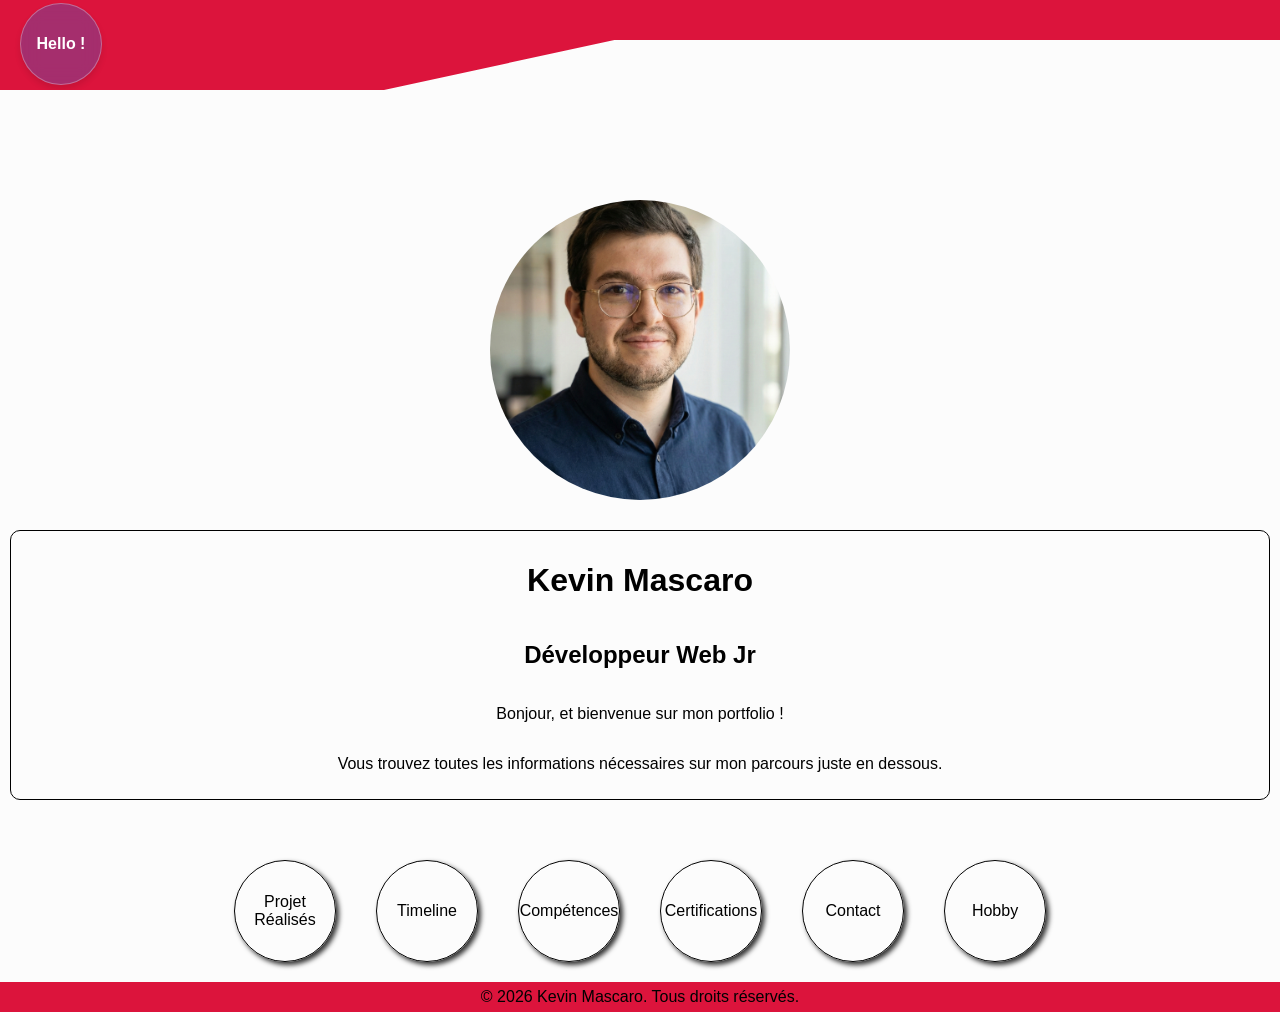
<file: index.html>
<!DOCTYPE html>
<html lang="fr">

<head>
    <meta charset="utf-8">
    <meta name="viewport" content="width=device-width, initial-scale=1">
    <title>Portfolio</title>
    <link rel="stylesheet" type="text/css" href="index.css">
    <link rel="preconnect" href="https://fonts.googleapis.com">
    <link rel="preconnect" href="https://fonts.gstatic.com" crossorigin>
    <link
        href="https://fonts.googleapis.com/css2?family=Nunito+Sans:ital,opsz,wght@0,6..12,200..1000;1,6..12,200..1000&display=swap"
        rel="stylesheet">
    <link href="https://fonts.googleapis.com/css2?family=Quicksand:wght@300..700&display=swap" rel="stylesheet">
</head>

<body>
    <header class="header">
        <div class="backButton">Hello !</div>
    </header>
    <div class="profilPictureContainer">
        <img class="profilPicture" src="assets/librairies/profilPicture.webp">
    </div>
    <div class="textContainer">
        <h1>Kevin Mascaro</h1>
        <h2>Développeur Web Jr</h2>
        <p>Bonjour, et bienvenue sur mon portfolio !</p>
        <p>Vous trouvez toutes les informations nécessaires sur mon parcours juste en dessous.</p>
    </div>
    <div class="homeLinksContainer">
        <a href="projets.html" class="linksBall">
            <div class="linksText">Projet Réalisés</div>
        </a>
        <a href="timeline.html" class="linksBall">
            <div class="linksText">Timeline</div>
        </a>
        <a href="competences.html" class="linksBall">
            <div class="linksText">Compétences</div>
        </a>
        <a href="" class="linksBall">
            <div class="linksText">Certifications</div>
        </a>
        <a href="" class="linksBall">
            <div class="linksText">Contact</div>
        </a>
        <a href="" class="linksBall">
            <div class="linksText">Hobby</div>
        </a>
    </div>
    <footer class="footer">
        <div>
            <p>© 2026 Kevin Mascaro. Tous droits réservés.</p>
        </div>
    </footer>
</body>
</file>
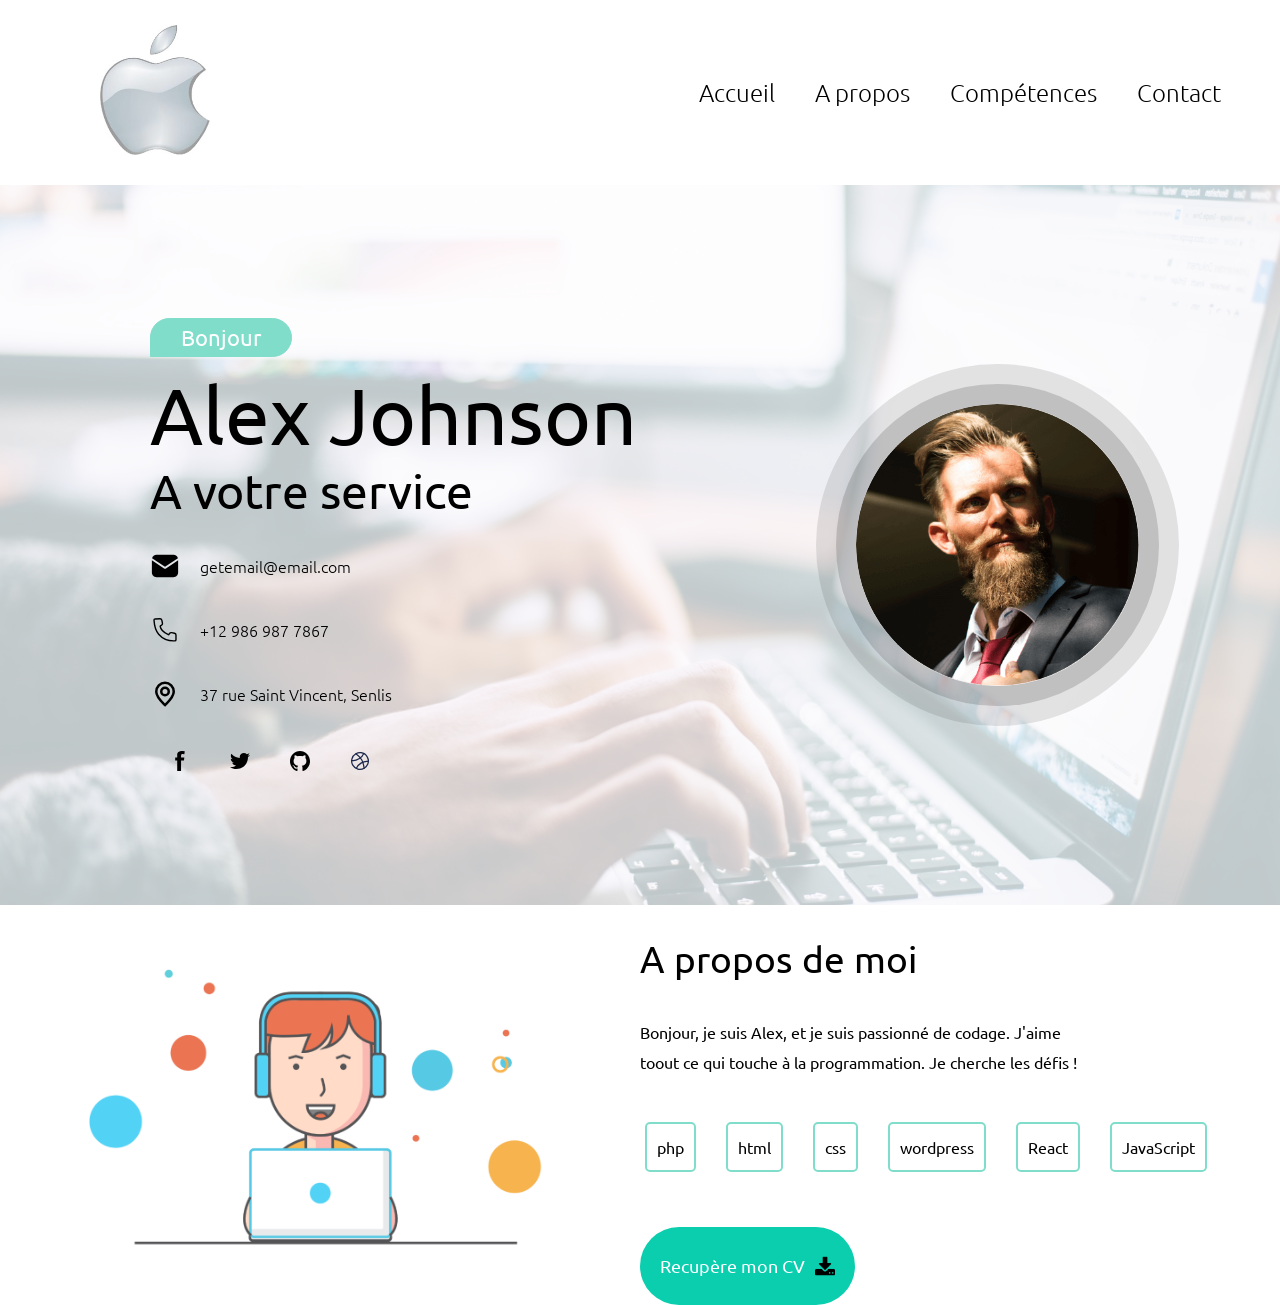
<file: AJ.html>
<!DOCTYPE html>
<html lang="fr">

<head>
    <meta charset="utf-8">
    <meta name="viewport" content="width=device-width, initial-scale=1">
    <title>Page d'accueil</title>
    <link rel="stylesheet" type="text/css" href="AJ.css">
    <link rel="preconnect" href="https://fonts.googleapis.com">
    <link rel="preconnect" href="https://fonts.gstatic.com" crossorigin>
    <link
        href="https://fonts.googleapis.com/css2?family=Ubuntu:ital,wght@0,300;0,400;0,500;0,700;1,300;1,400;1,500;1,700&display=swap"
        rel="stylesheet">
</head>

<body>
    <div class="Bandeau_Containeur">
        <div class="Logo_Containeur">
            <img src="assets/aj/logo-apple.jpg" alt="Logo de la marque Apple" class="Logo_Apple">
        </div>
        <div class="Bandeau_Liens_Containeur">
            <div class="Bandeau_Liens">
                <p class="Pseudo_Liens">Accueil</p>
                <p class="Pseudo_Liens">A propos</p>
                <p class="Pseudo_Liens">Compétences</p>
                <p class="Pseudo_Liens">Contact</p>
            </div>
        </div>
    </div>
    <div class="Contact_Containeur">
        <div class="Contact_Informations">
            <p class="Bonjour">Bonjour</p>
            <h1 class="Nom">Alex Johnson</h1>
            <p class="SousTitre">A votre service</p>
            <div class="Contact_Ligne_Info"><img src="assets/aj/mail.svg" alt="Mail" class="Contact_Image">
                <p>getemail@email.com</p>
            </div>
            <div class="Contact_Ligne_Info"><img src="assets/aj/telephone.svg" alt="Téléphone" class="Contact_Image">
                <p>+12 986 987 7867</p>
            </div>
            <div class="Contact_Ligne_Info"><img src="assets/aj/location.svg" alt="Location" class="Contact_Image">
                <p>37 rue Saint Vincent, Senlis</p>
            </div>
            <div><img src="assets/aj/facebook.svg" alt="Facebook" class="Contact_Image_Petite"><img
                    src="assets/aj/twitter.svg" alt="Twitter" class="Contact_Image_Petite"><img
                    src="assets/aj/github.svg" alt="Github" class="Contact_Image_Petite"><img
                    src="assets/aj/basketball.svg" alt="Ballon de basketball" class="Contact_Image_Petite"></div>
        </div>
        <div class="Contact_Photo">
            <img src="assets/aj/hero-2.png" alt="Photo de contact" class="Contact_Photo_Profil">
        </div>
    </div>
    <div class="Apropos_Containeur">
        <div class="Apropos_Image_Containeur">
            <img src="assets/aj/ab-img-1.png" alt="Photo de contact" class="Apropos_Image">
        </div>
        <div class="Apropos_Description_Containeur">
            <h2>A propos de moi</h2>
            <p style="margin-bottom: 40px;width: 70%; line-height: 30px;">Bonjour, je suis Alex, et je suis passionné de
                codage. J'aime toout ce qui touche à la programmation. Je cherche les défis !</p>
            <div class="Apropos_Competences">
                <p>php</p>
                <p>html</p>
                <p>css</p>
                <p>wordpress</p>
                <p>React</p>
                <p>JavaScript</p>
            </div>
            <div class="Apropos_Bouton_CV">
                <p>Recupère mon CV</p>
                <img src="assets/aj/download.png" alt="Télécharger le CV" class="Apropos_Bouton_CV_Image">
            </div>
        </div>
    </div>
</body>
</file>
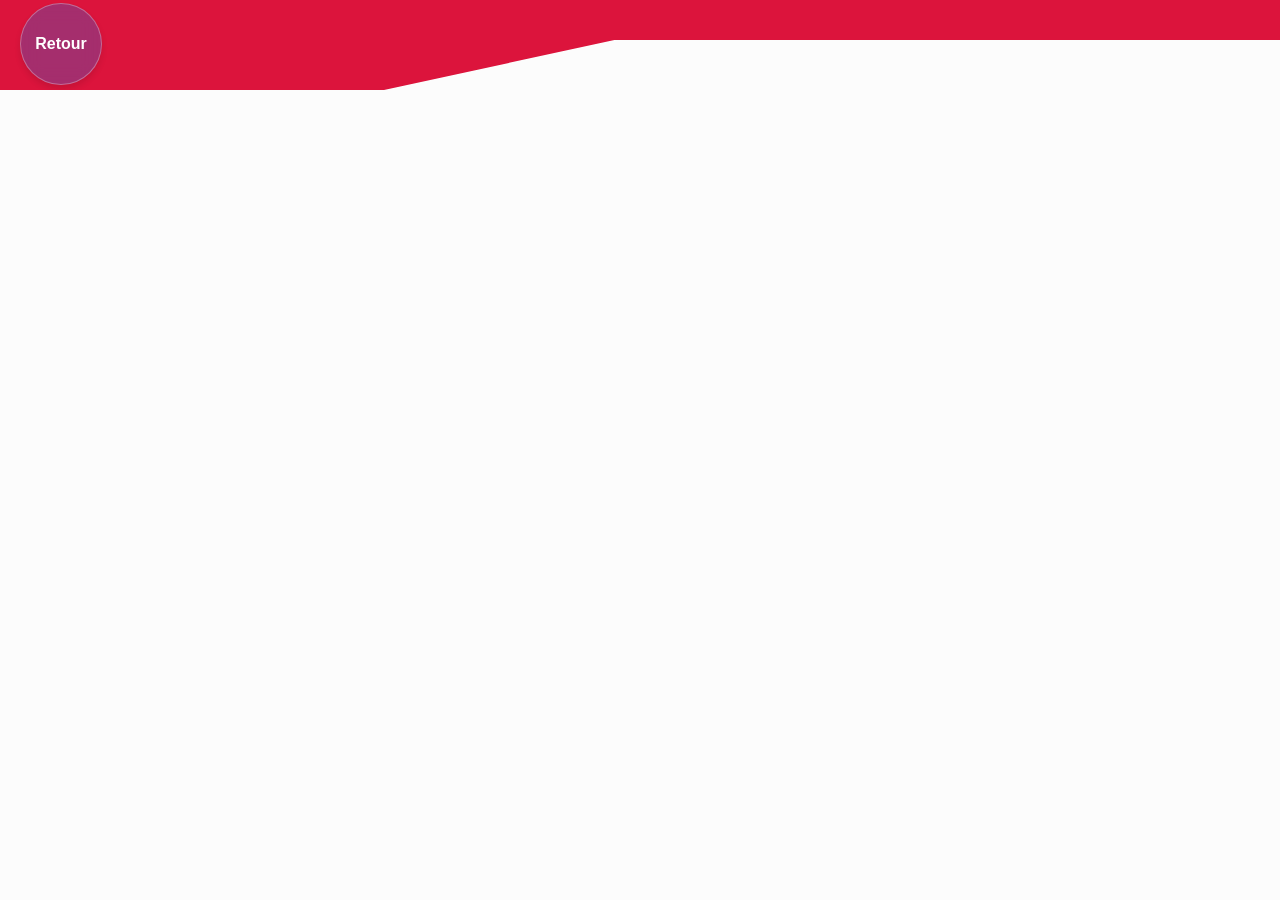
<file: competences.html>
<!DOCTYPE html>
<html lang="fr">

<head>
    <meta charset="utf-8">
    <meta name="viewport" content="width=device-width, initial-scale=1">
    <title>Mes Compétences</title>
    <link rel="stylesheet" type="text/css" href="index.css">
    <link rel="preconnect" href="https://fonts.googleapis.com">
    <link rel="preconnect" href="https://fonts.gstatic.com" crossorigin>
    <link
        href="https://fonts.googleapis.com/css2?family=Nunito+Sans:ital,opsz,wght@0,6..12,200..1000;1,6..12,200..1000&display=swap"
        rel="stylesheet">
    <link href="https://fonts.googleapis.com/css2?family=Quicksand:wght@300..700&display=swap" rel="stylesheet">
</head>

<body class="projectsBody">
    <header class="header">
        <a href="index.html" class="backButton">
            <div>Retour</div>
        </a>
    </header>
</file>
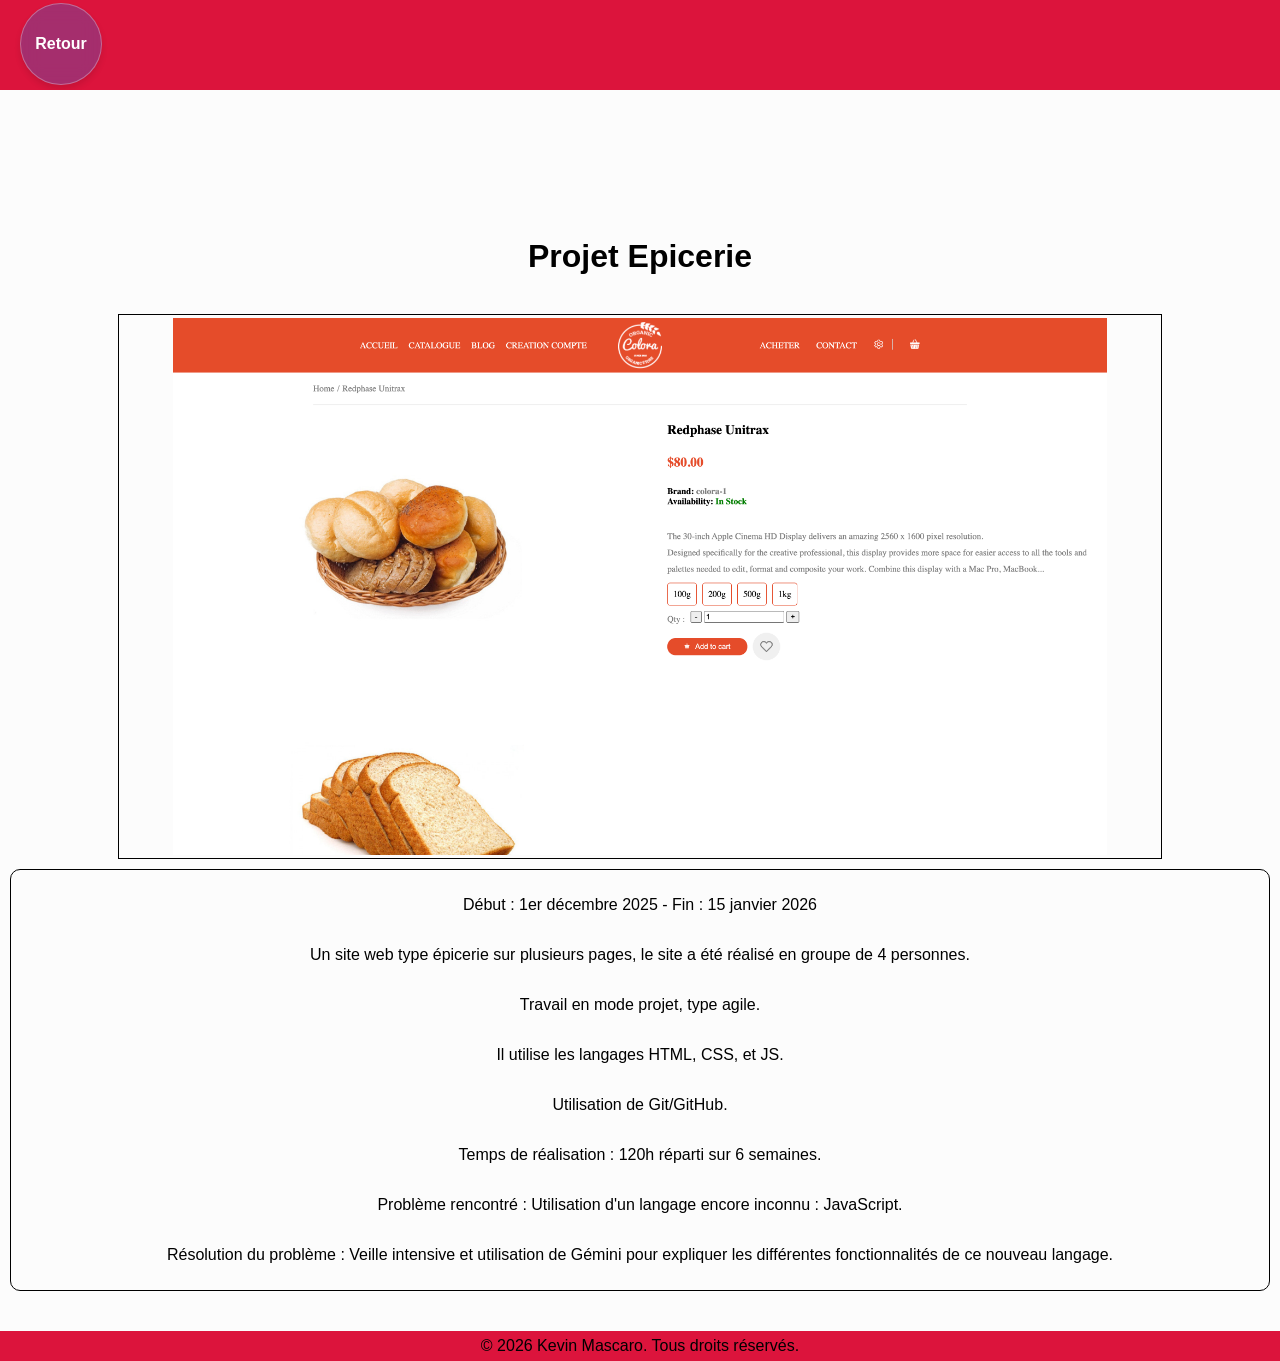
<file: p1.html>
<!DOCTYPE html>
<html lang="fr">

<head>
    <meta charset="utf-8">
    <meta name="viewport" content="width=device-width, initial-scale=1">
    <title>Home</title>
    <link rel="stylesheet" type="text/css" href="index.css">
    <link rel="preconnect" href="https://fonts.googleapis.com">
    <link rel="preconnect" href="https://fonts.gstatic.com" crossorigin>
    <link
        href="https://fonts.googleapis.com/css2?family=Nunito+Sans:ital,opsz,wght@0,6..12,200..1000;1,6..12,200..1000&display=swap"
        rel="stylesheet">
    <link href="https://fonts.googleapis.com/css2?family=Quicksand:wght@300..700&display=swap" rel="stylesheet">
</head>

<body class="projectsBody">
    <header class="header">
        <a href="projets.html" class="backButton">
            <div>Retour</div>
        </a>
    </header>
    <div class="titleContainer">
        <h3 class="title">Projet Epicerie</h3>
    </div>
    <div class="imageContainer">
        <a href="/Projets/Produit.html"><img class="allPImage" src="assets/librairies/Projet_3.webp"
                alt="Capture d'écran du projet"></a>
    </div>
    <div class="textContainer">
        <p>Début : 1er décembre 2025 - Fin : 15 janvier 2026</p>
        <p>Un site web type épicerie sur plusieurs pages, le site a été réalisé en groupe de 4 personnes.</p>
        <p>Travail en mode projet, type agile.</p>
        <p>Il utilise les langages HTML, CSS, et JS.</p>
        <p>Utilisation de Git/GitHub.</p>
        <p>Temps de réalisation : 120h réparti sur 6 semaines.</p>
        <p>Problème rencontré : Utilisation d'un langage encore inconnu : JavaScript.</p>
        <p>Résolution du problème : Veille intensive et utilisation de Gémini pour expliquer les différentes
            fonctionnalités de ce nouveau langage.</p>
    </div>
    <footer class="footer">
        <div>
            <p>© 2026 Kevin Mascaro. Tous droits réservés.</p>
        </div>
    </footer>
</body>
</file>
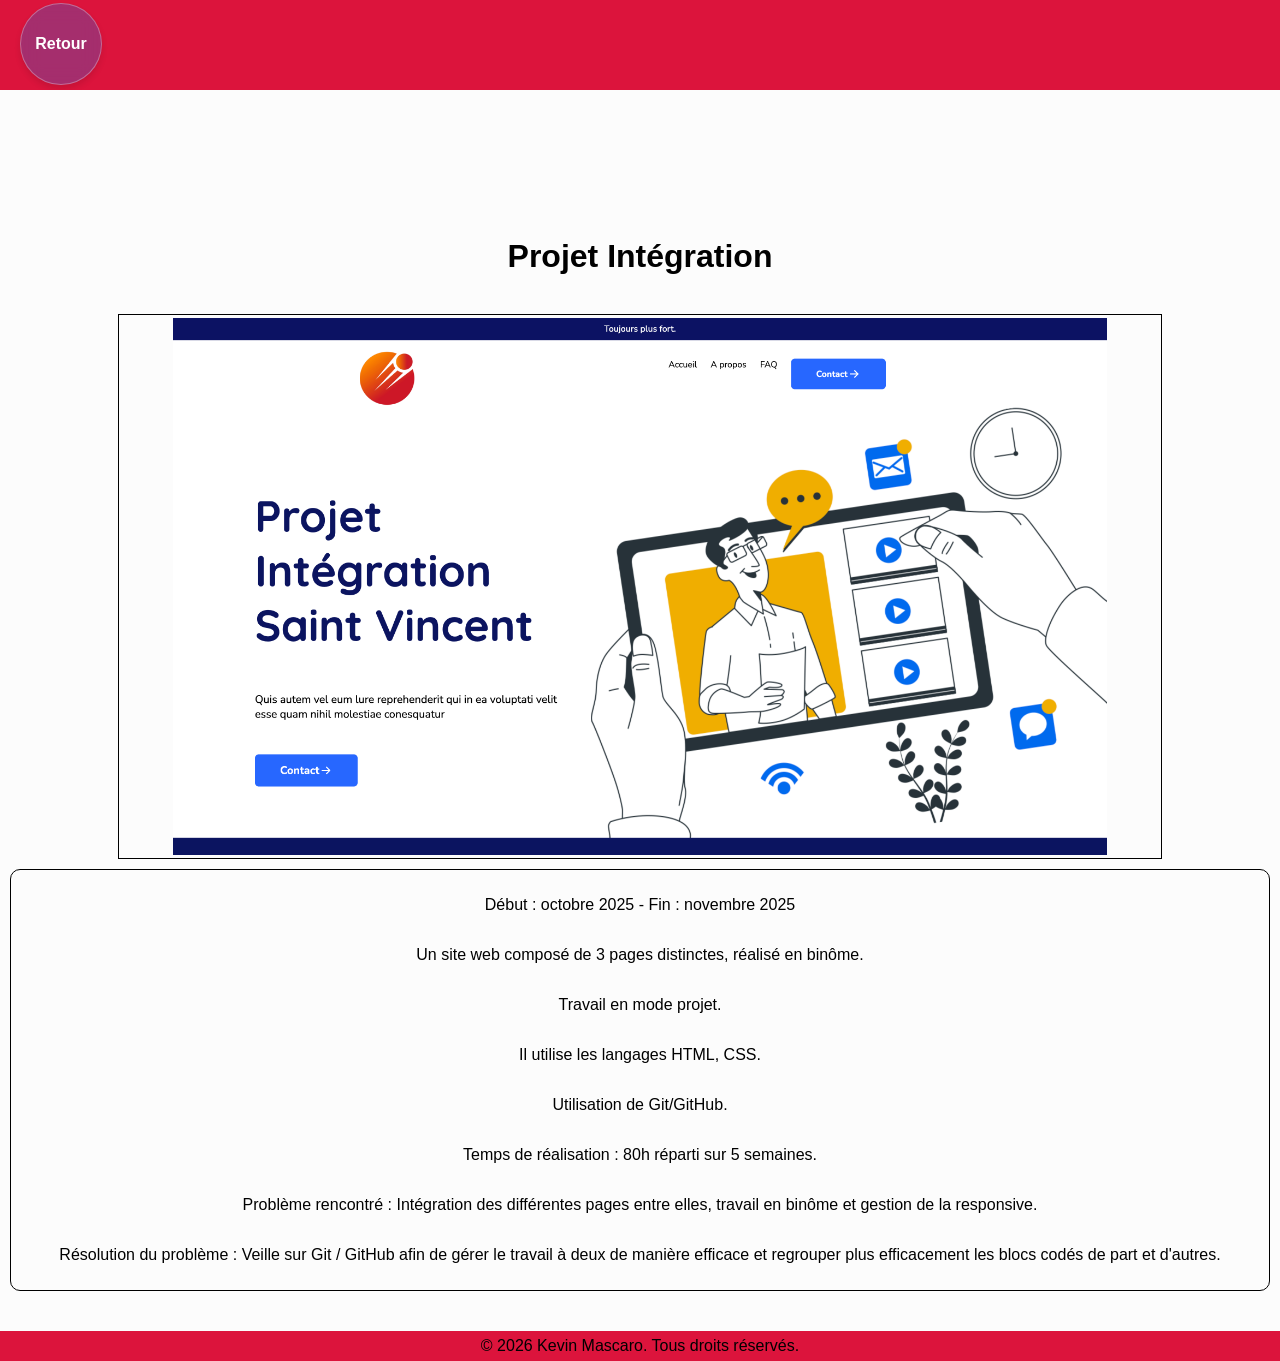
<file: p2.html>
<!DOCTYPE html>
<html lang="fr">

<head>
    <meta charset="utf-8">
    <meta name="viewport" content="width=device-width, initial-scale=1">
    <title>Home</title>
    <link rel="stylesheet" type="text/css" href="index.css">
    <link rel="preconnect" href="https://fonts.googleapis.com">
    <link rel="preconnect" href="https://fonts.gstatic.com" crossorigin>
    <link
        href="https://fonts.googleapis.com/css2?family=Nunito+Sans:ital,opsz,wght@0,6..12,200..1000;1,6..12,200..1000&display=swap"
        rel="stylesheet">
    <link href="https://fonts.googleapis.com/css2?family=Quicksand:wght@300..700&display=swap" rel="stylesheet">
</head>

<body class="projectsBody">
    <header class="header">
        <a href="projets.html" class="backButton">
            <div>Retour</div>
        </a>
    </header>
    <div class="titleContainer">
        <h3 class="title">Projet Intégration</h3>
    </div>
    <div class="imageContainer">
        <a href="/Projets/pageweb.html"><img class="allPImage" src="assets/librairies/Projet_Integration.webp"
                alt="Capture d'écran du projet"></a>
    </div>
    <div class="textContainer">
        <p>Début : octobre 2025 - Fin : novembre 2025</p>
        <p>Un site web composé de 3 pages distinctes, réalisé en binôme.</p>
        <p>Travail en mode projet.</p>
        <p>Il utilise les langages HTML, CSS.</p>
        <p>Utilisation de Git/GitHub.</p>
        <p>Temps de réalisation : 80h réparti sur 5 semaines.</p>
        <p>Problème rencontré : Intégration des différentes pages entre elles, travail en binôme et gestion de la
            responsive.</p>
        <p>Résolution du problème : Veille sur Git / GitHub afin de gérer le travail à deux de manière efficace et
            regrouper plus efficacement les blocs codés de part et d'autres.</p>
    </div>
    <footer class="footer">
        <div>
            <p>© 2026 Kevin Mascaro. Tous droits réservés.</p>
        </div>
    </footer>
</body>
</file>
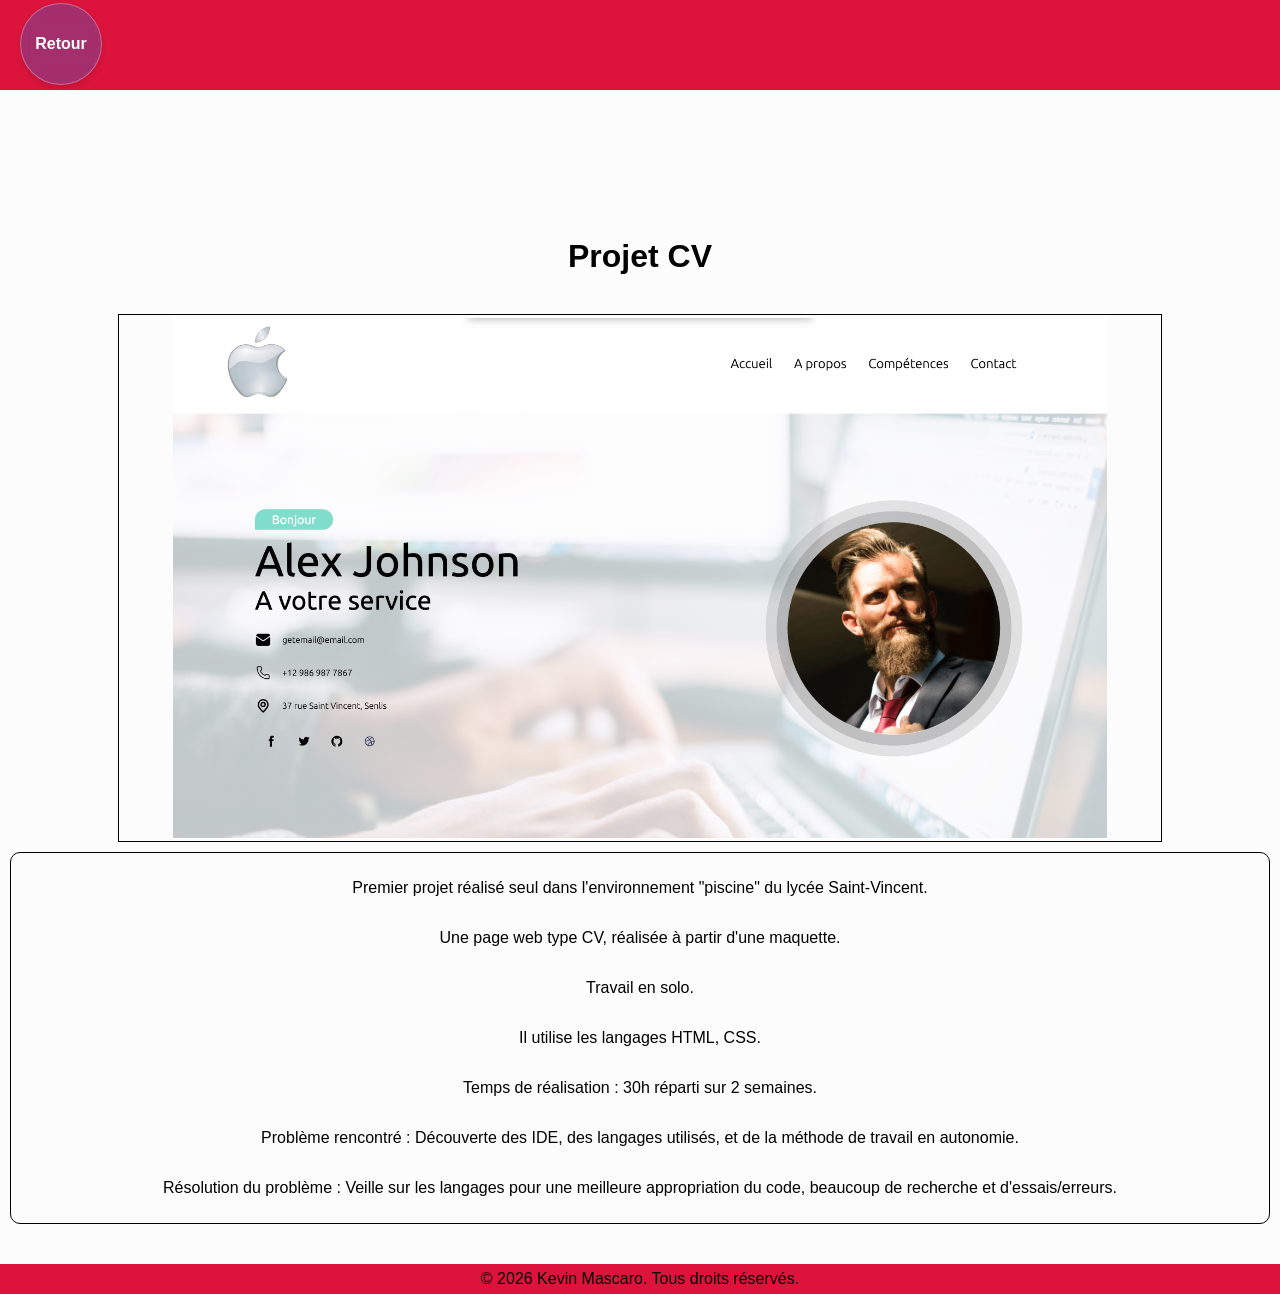
<file: p3.html>
<!DOCTYPE html>
<html lang="fr">

<head>
    <meta charset="utf-8">
    <meta name="viewport" content="width=device-width, initial-scale=1">
    <title>Home</title>
    <link rel="stylesheet" type="text/css" href="index.css">
    <link rel="preconnect" href="https://fonts.googleapis.com">
    <link rel="preconnect" href="https://fonts.gstatic.com" crossorigin>
    <link
        href="https://fonts.googleapis.com/css2?family=Nunito+Sans:ital,opsz,wght@0,6..12,200..1000;1,6..12,200..1000&display=swap"
        rel="stylesheet">
    <link href="https://fonts.googleapis.com/css2?family=Quicksand:wght@300..700&display=swap" rel="stylesheet">
</head>

<body class="projectsBody">
    <header class="header">
        <a href="projets.html" class="backButton">
            <div>Retour</div>
        </a>
    </header>
    <div class="titleContainer">
        <h3 class="title">Projet CV</h3>
    </div>
    <div class="imageContainer">
        <a href="/Projets/AJ.html"><img class="allPImage" src="assets/librairies/Projet_CV.webp"
                alt="Capture d'écran du projet"></a>
    </div>
    <div class="textContainer">
        <p>Premier projet réalisé seul dans l'environnement "piscine" du lycée Saint-Vincent.</p>
        <p>Une page web type CV, réalisée à partir d'une maquette.</p>
        <p>Travail en solo.</p>
        <p>Il utilise les langages HTML, CSS.</p>
        <p>Temps de réalisation : 30h réparti sur 2 semaines.</p>
        <p>Problème rencontré : Découverte des IDE, des langages utilisés, et de la méthode de travail en
            autonomie.</p>
        <p>Résolution du problème : Veille sur les langages pour une meilleure appropriation du code, beaucoup de
            recherche et d'essais/erreurs.</p>
    </div>
    <footer class="footer">
        <div>
            <p>© 2026 Kevin Mascaro. Tous droits réservés.</p>
        </div>
    </footer>
</body>
</file>
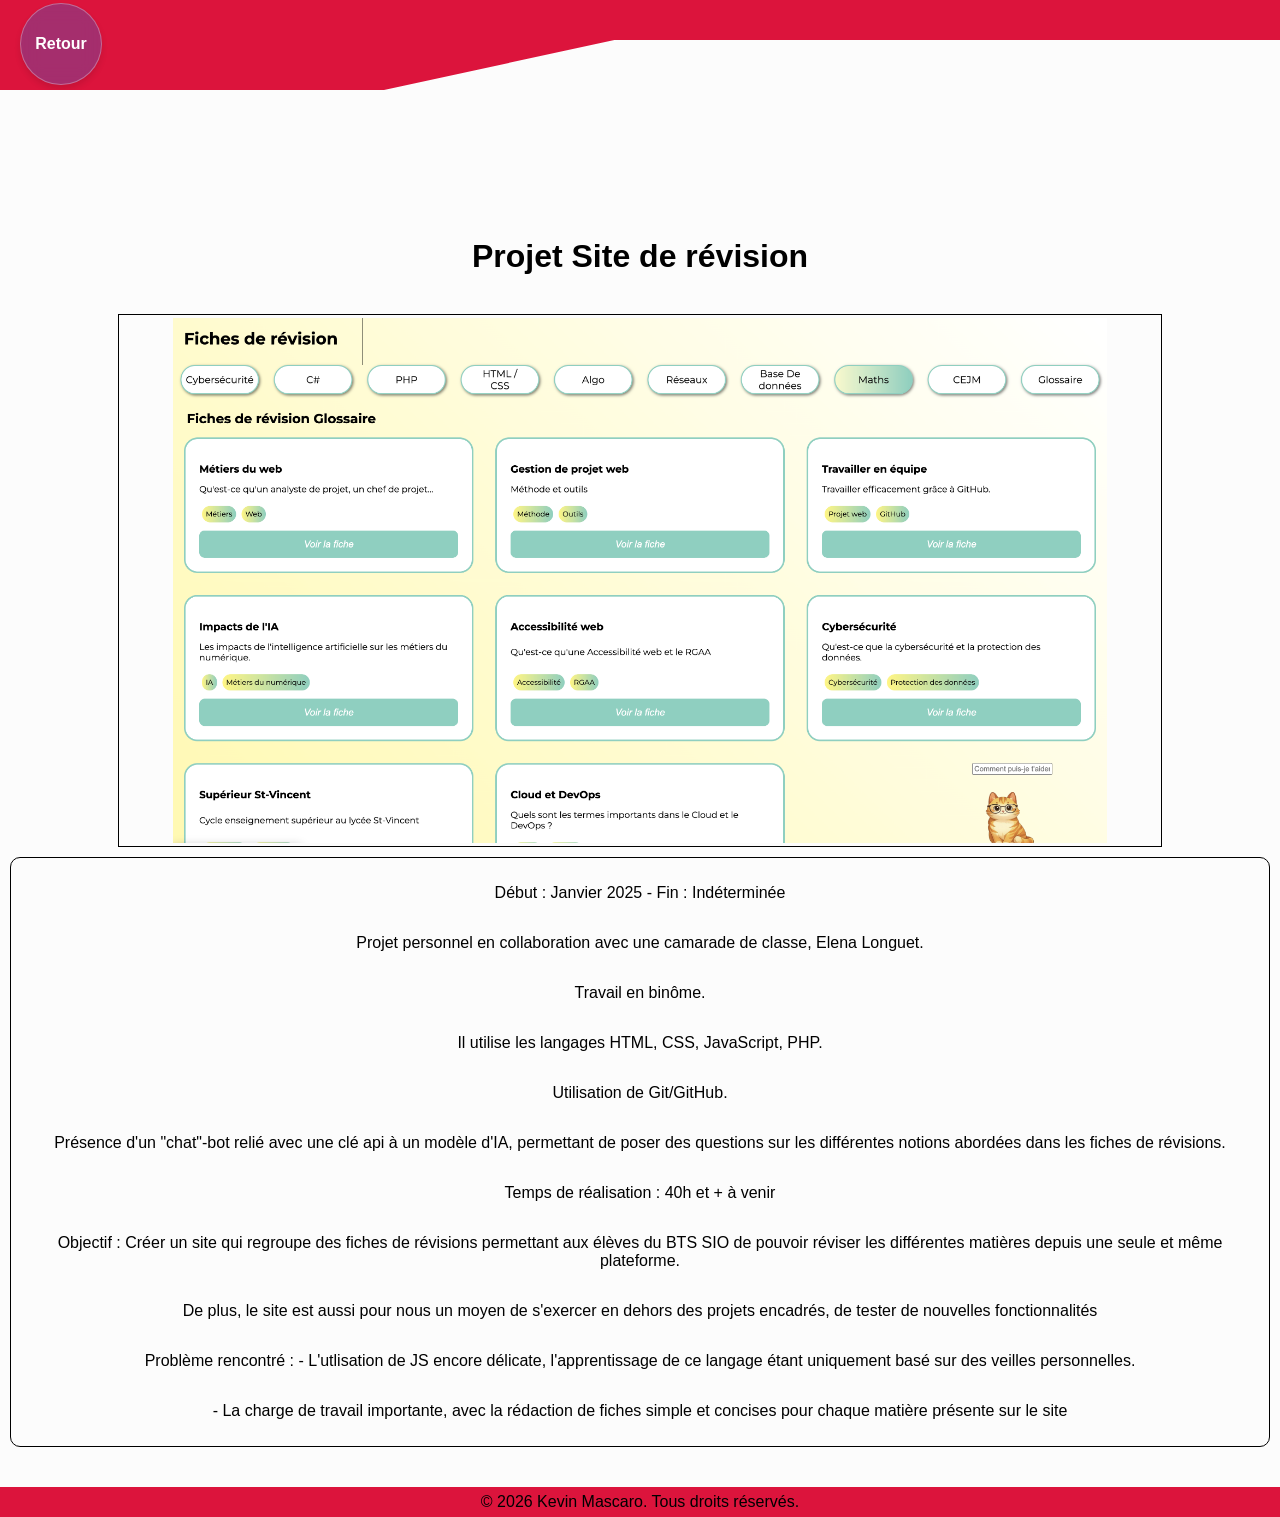
<file: p4.html>
<!DOCTYPE html>
<html lang="fr">

<head>
    <meta charset="utf-8">
    <meta name="viewport" content="width=device-width, initial-scale=1">
    <title>Home</title>
    <link rel="stylesheet" type="text/css" href="index.css">
    <link rel="preconnect" href="https://fonts.googleapis.com">
    <link rel="preconnect" href="https://fonts.gstatic.com" crossorigin>
    <link
        href="https://fonts.googleapis.com/css2?family=Nunito+Sans:ital,opsz,wght@0,6..12,200..1000;1,6..12,200..1000&display=swap"
        rel="stylesheet">
    <link href="https://fonts.googleapis.com/css2?family=Quicksand:wght@300..700&display=swap" rel="stylesheet">
</head>

<body class="projectsBody">
    <header class="header">
        <a href="projets.html" class="backButton">
            <div>Retour</div>
        </a>
    </header>
    <div class="titleContainer">
        <h3 class="title">Projet Site de révision</h3>
    </div>
    <div class="imageContainer">
        <a href="#"><img class="allPImage" src="assets/librairies/Site_Revision.webp"
                alt="Capture d'écran du projet"></a>
    </div>
    <div class="textContainer">
        <p>Début : Janvier 2025 - Fin : Indéterminée</p>
        <p>Projet personnel en collaboration avec une camarade de classe, Elena Longuet.</p>
        <p>Travail en binôme.</p>
        <p>Il utilise les langages HTML, CSS, JavaScript, PHP.</p>
        <p>Utilisation de Git/GitHub.</p>
        <p>Présence d'un "chat"-bot relié avec une clé api à un modèle d'IA, permettant de poser des questions sur les
            différentes notions abordées dans les fiches de révisions.</p>
        <p>Temps de réalisation : 40h et + à venir</p>
        <p>Objectif : Créer un site qui regroupe des fiches de révisions permettant aux élèves du BTS SIO de pouvoir
            réviser les différentes matières depuis une seule et même plateforme.</p>
        <p>De plus, le site est aussi pour nous un moyen de s'exercer en dehors des projets encadrés, de tester de
            nouvelles fonctionnalités </p>
        <p>Problème rencontré : - L'utlisation de JS encore délicate, l'apprentissage de ce langage étant uniquement
            basé sur des veilles personnelles.</p>
        <p>- La charge de travail importante, avec la rédaction de fiches simple et concises pour chaque matière
            présente sur le site</p>
    </div>
    <footer class="footer">
        <div>
            <p>© 2026 Kevin Mascaro. Tous droits réservés.</p>
        </div>
    </footer>
</body>
</file>
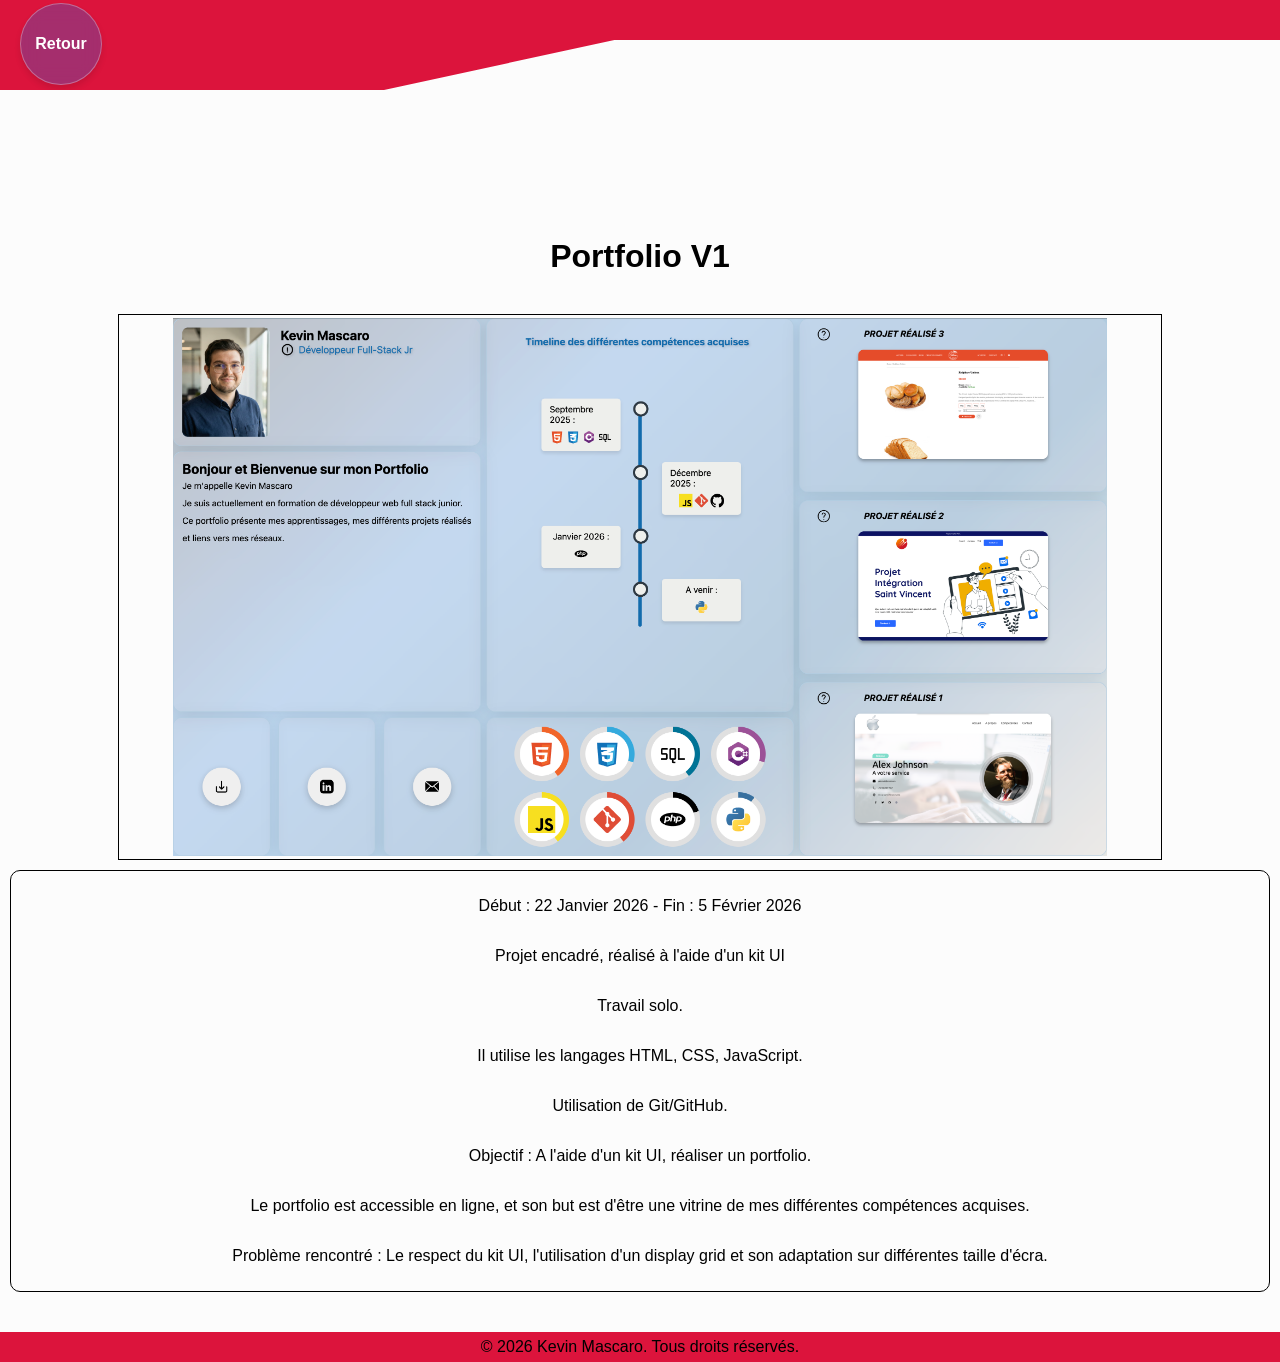
<file: p5.html>
<!DOCTYPE html>
<html lang="fr">

<head>
    <meta charset="utf-8">
    <meta name="viewport" content="width=device-width, initial-scale=1">
    <title>Home</title>
    <link rel="stylesheet" type="text/css" href="index.css">
    <link rel="preconnect" href="https://fonts.googleapis.com">
    <link rel="preconnect" href="https://fonts.gstatic.com" crossorigin>
    <link
        href="https://fonts.googleapis.com/css2?family=Nunito+Sans:ital,opsz,wght@0,6..12,200..1000;1,6..12,200..1000&display=swap"
        rel="stylesheet">
    <link href="https://fonts.googleapis.com/css2?family=Quicksand:wght@300..700&display=swap" rel="stylesheet">
</head>

<body class="projectsBody">
    <header class="header">
        <a href="projets.html" class="backButton">
            <div>Retour</div>
        </a>
    </header>
    <div class="titleContainer">
        <h3 class="title">Portfolio V1</h3>
    </div>
    <div class="imageContainer">
        <a href="https://kmascaro.lyceestvincent.fr"><img class="allPImage" src="assets/librairies/Portfolio_V1.webp"
                alt="Capture d'écran du projet"></a>
    </div>
    <div class="textContainer">
        <p>Début : 22 Janvier 2026 - Fin : 5 Février 2026</p>
        <p>Projet encadré, réalisé à l'aide d'un kit UI</p>
        <p>Travail solo.</p>
        <p>Il utilise les langages HTML, CSS, JavaScript.</p>
        <p>Utilisation de Git/GitHub.</p>
        <p>Objectif : A l'aide d'un kit UI, réaliser un portfolio. </p>
        <p>Le portfolio est accessible en ligne, et son but est d'être une vitrine de mes différentes compétences
            acquises.</p>
        <p>Problème rencontré : Le respect du kit UI, l'utilisation d'un display grid et son adaptation sur différentes
            taille d'écra.</p>
    </div>
    <footer class="footer">
        <div>
            <p>© 2026 Kevin Mascaro. Tous droits réservés.</p>
        </div>
    </footer>
</body>
</file>
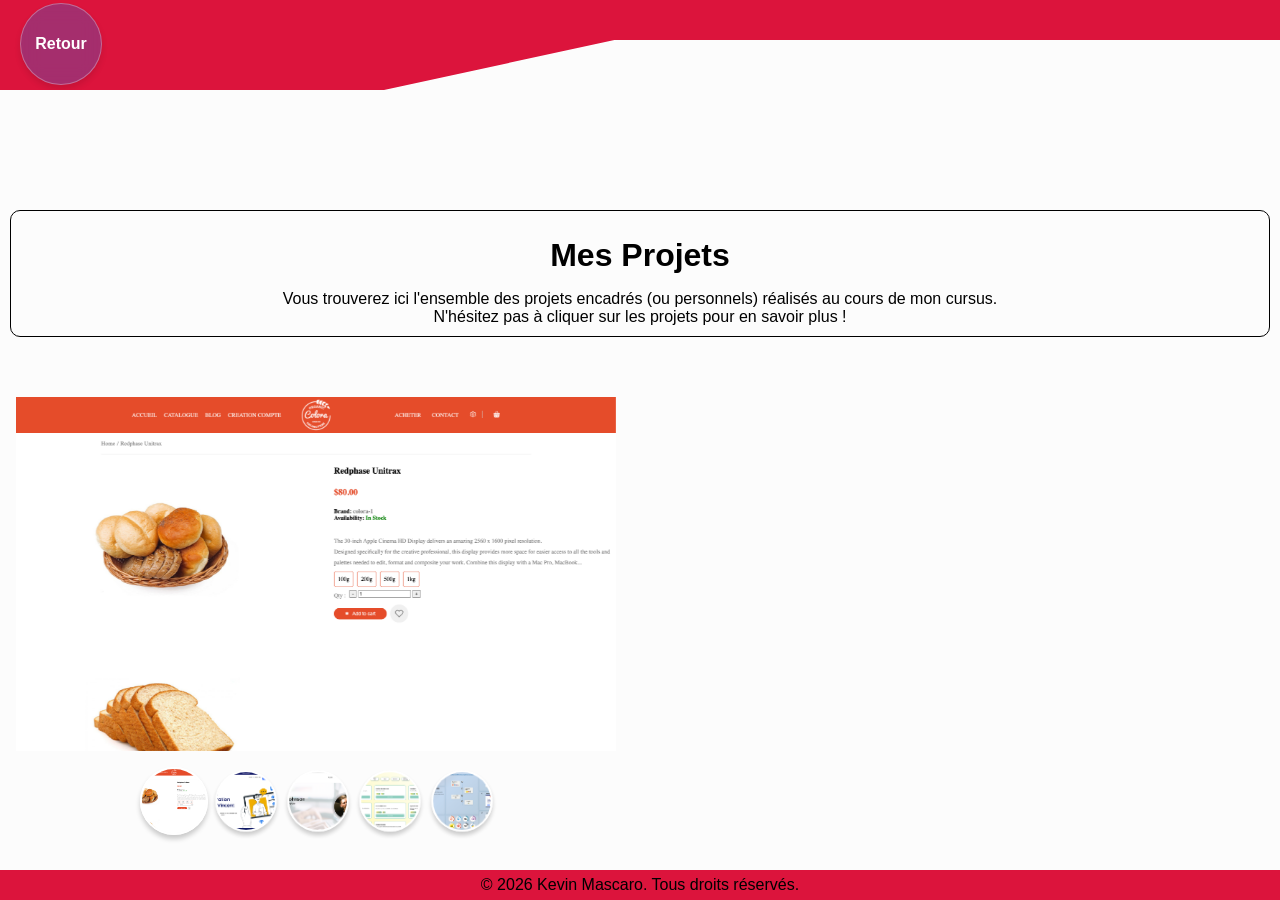
<file: projets.html>
<!DOCTYPE html>
<html lang="fr">

<head>
    <meta charset="utf-8">
    <meta name="viewport" content="width=device-width, initial-scale=1">
    <title>Mes Projets</title>
    <link rel="stylesheet" type="text/css" href="index.css">
    <link rel="preconnect" href="https://fonts.googleapis.com">
    <link rel="preconnect" href="https://fonts.gstatic.com" crossorigin>
    <link
        href="https://fonts.googleapis.com/css2?family=Nunito+Sans:ital,opsz,wght@0,6..12,200..1000;1,6..12,200..1000&display=swap"
        rel="stylesheet">
    <link href="https://fonts.googleapis.com/css2?family=Quicksand:wght@300..700&display=swap" rel="stylesheet">
</head>

<body class="projectsBody">
    <header class="header">
        <a href="index.html" class="backButton">
            <div>Retour</div>
        </a>
    </header>
    <div class="textContainer">
        <h3 class="title">Mes Projets</h3>
        <span>Vous trouverez ici l'ensemble des projets encadrés (ou personnels) réalisés au cours de mon cursus.</span>
        <span>N'hésitez pas à cliquer sur les projets pour en savoir plus !</span>
    </div>
    <div class=slider_focus>
        <ul>
            <li tabindex="0">
                <button tabindex="-1">
                    <img src="assets/librairies/Projet_3.webp" alt>
                </button>
                <a href="p1.html"> <!-- P1-->
                    <span><img src="assets/librairies/Projet_3.webp" alt></span>
                </a>
            </li>
            <li tabindex="0">
                <button tabindex="-1">
                    <img src="assets/librairies/Projet_Integration.webp" alt>
                </button>
                <a href="p2.html"> <!-- P2-->
                    <span><img src="assets/librairies/Projet_Integration.webp" alt></span>
                </a>
            </li>
            <li tabindex="0">
                <button tabindex="-1">
                    <img src="assets/librairies/Projet_CV.webp" alt>
                </button>
                <a href="p3.html"> <!-- P3-->
                    <span><img src="assets/librairies/Projet_CV.webp" alt></span>
                </a>
            </li>
            <li tabindex="0">
                <button tabindex="-1">
                    <img src="assets/librairies/Site_Revision.webp" alt>
                </button>
                <a href="p4.html"> <!-- P4-->
                    <span><img src="assets/librairies/Site_Revision.webp" alt></span>
                </a>
            </li>
            <li tabindex="0">
                <button tabindex="-1">
                    <img src="assets/librairies/Portfolio_V1.webp" alt>
                </button>
                <a href="p5.html"> <!-- P5-->
                    <span><img src="assets/librairies/Portfolio_V1.webp" alt></span>
                </a>
            </li>
        </ul>
    </div>
    <footer class="footer">
        <div>
            <p>© 2026 Kevin Mascaro. Tous droits réservés.</p>
        </div>
    </footer>
</body>
</file>
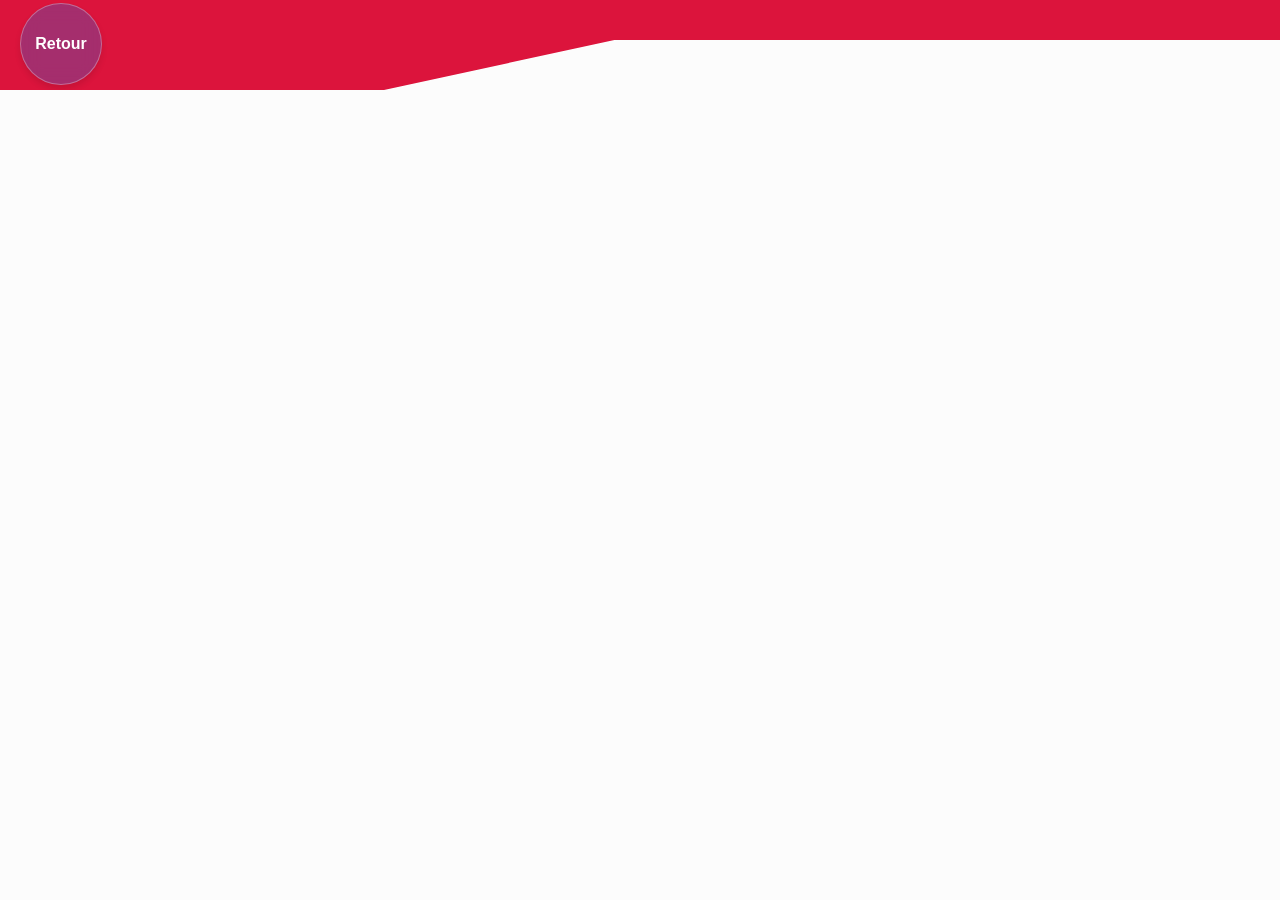
<file: timeline.html>
<!DOCTYPE html>
<html lang="fr">

<head>
    <meta charset="utf-8">
    <meta name="viewport" content="width=device-width, initial-scale=1">
    <title>Portfolio</title>
    <link rel="stylesheet" type="text/css" href="index.css">
    <link rel="preconnect" href="https://fonts.googleapis.com">
    <link rel="preconnect" href="https://fonts.gstatic.com" crossorigin>
    <link
        href="https://fonts.googleapis.com/css2?family=Nunito+Sans:ital,opsz,wght@0,6..12,200..1000;1,6..12,200..1000&display=swap"
        rel="stylesheet">
    <link href="https://fonts.googleapis.com/css2?family=Quicksand:wght@300..700&display=swap" rel="stylesheet">
</head>

<body>
    <header class="header">
        <a href="index.html" class="backButton">
            <div>Retour</div>
        </a>
    </header>
</file>
<file: index.css>
body {
    margin: 0;
    background-color: rgb(252, 252, 252);
    font-family: 'Ubuntu', sans-serif;
    min-height: 100vh;
    display: flex;
    flex-direction: column;
}

.titleContainer {
    display: flex;
    justify-content: center;
    align-items: center;
    text-align: center;
    flex-direction: column;
    margin: 0;
    padding: 1.4rem;
}

.title {
    font-size: 2rem;
    margin: 0;
    padding: 1rem;
}

.header {
    clip-path: polygon(0 0, 100% 0, 100% 20%, 48% 20%, 30% 45%, 0 45%);
    background-color: crimson;
    height: 12.5rem;
    position: sticky;
    top: 0;
    z-index: 1;
}

.profilPictureContainer {
    width: 18.75rem;
    height: 18.75rem;
    border-radius: 50%;
    overflow: hidden;
    position: relative;
    left: 50%;
    transform: translateX(-50%);
    margin-bottom: 20px;
}

.profilPicture {
    width: 100%;
    height: 100%;
    object-fit: cover;
}

.textContainer {
    display: flex;
    flex-direction: column;
    align-items: center;
    justify-content: center;
    text-align: center;
    box-sizing: border-box;
    border: 1px solid black;
    border-radius: 10px;
    padding: 10px;
    margin: 10px;
    margin-bottom: 40px;
}

.homeLinksContainer a {
    text-decoration: none;
    color: black;
}

.homeLinksContainer {
    display: flex;
    flex-wrap: wrap;
    justify-content: center;
    align-items: center;
    text-align: center;
}

.linksBall {
    width: 6.25rem;
    height: 6.25rem;
    border-radius: 50%;
    border: 1px solid black;
    margin: 1.25rem;
    display: flex;
    justify-content: center;
    align-items: center;
    box-shadow: 3px 3px 5px rgb(50, 50, 50);
}

.linksText {
    text-align: center;
}

.linksBall:hover {
    border: 1px solid crimson;
    box-shadow: 0 0 10px crimson;
    transform: rotate(20deg) scale(1.1);
    transition: all 0.5s ease-in-out;
}

.footer {
    margin-top: auto;
    position: static;
    background-color: crimson;
    height: 30px;
    bottom: 0;
    z-index: 1;
    display: flex;
    justify-content: center;
    align-items: center;
}

.footer p {
    margin: 0;
}


/* Page Projets   */

.projectsBody {
    box-sizing: border-box;
}

.slider_focus {

    max-width: 37.5rem;
    margin: 1.25rem 0;
    padding: 0 1rem;

}

.slider_focus ul {
    margin: 0;
    padding: 0;
    list-style-type: none;
    display: flex;
    position: relative;
    justify-content: center;
    overflow: hidden;
    aspect-ratio: 4/3;
    gap: .5rem;
}

.slider_focus ul li {

    align-self: flex-end;
    display: flex;
    align-items: center;
    justify-content: center;
    margin-bottom: 1rem;
}

.slider_focus ul li a {
    display: contents;
}

.slider_focus ul li button {
    all: unset;
    padding: 0;
    border: 0;
    cursor: pointer;
    width: 4rem;
    height: 4rem;
    z-index: 10;
}


.slider_focus ul li button img {
    will-change: transform;
    transform: scale(1);
    transition: transform .4s;
    border-radius: 50%;
    border: 2px solid white;
    width: inherit;
    height: inherit;
    object-fit: cover;
    box-shadow: 0 4px 5px rgba(0, 0, 0, 0.2);
}


.slider_focus ul li span img {
    display: block;
    position: absolute;
    top: 0;
    left: 0;
    height: calc(100% - 6rem);
    width: 100%;
    transform: translateX(-100%);
    z-index: -1;
    opacity: 0;
    will-change: transform, opacity;
    transition: transform .6s, opacity .6s;
    object-fit: cover;
}

.slider_focus ul:not(:focus-within) li:first-child span img,
.slider_focus ul li:focus-within span img {

    transform: translateX(0%);
    opacity: 1;
    z-index: 1;
}


.slider_focus ul li:focus-within {

    outline: 2px solid black;
    border-radius: 50%
}


.slider_focus ul li:not(:focus-within) button img {

    transform: scale(.9);

}

.slider_focus ul:not(:focus-within) li:first-child button img {

    transform: scale(1);

}

.backButton {
    position: absolute;
    top: 3px;
    left: 20px;
    text-decoration: none;
    color: white;
    background: rgba(0, 123, 255, 0.25);
    backdrop-filter: blur(10px);
    -webkit-backdrop-filter: blur(10px);
    border: 1px solid rgba(255, 255, 255, 0.3);
    width: 80px;
    height: 80px;
    padding: 0;
    border-radius: 50%;
    box-shadow: 0 4px 6px rgba(0, 0, 0, 0.1);
    transition: all 0.3s ease;
    z-index: 10;
    font-weight: bold;
    display: flex;
    justify-content: center;
    align-items: center;
}

.backButton:hover {
    background: rgba(0, 123, 255, 0.4);
    box-shadow: 0 0 10px rgba(0, 123, 255, 0.2);
    transform: translateY(-2px);
}

.imageContainer {
    width: 90%;
    display: flex;
    justify-content: center;
    align-items: center;
    margin: auto;
}

.imageContainer a {
    width: 90%;
    height: 90%;
    display: flex;
    justify-content: center;
    align-items: center;
    padding: 3px;
    border: 1px solid black;
}

.allPImage {
    width: 90%;
    height: 90%;
}
</file>
<file: AJ.css>
body {
    margin: 0;
    font-family: 'Ubuntu', sans-serif;
}

.Bandeau_Containeur {
    width: 100%;
    height: auto;
    display: flex;
    flex-direction: row;

}

.Logo_Containeur {
    display: flex;
    flex: 1;
}

.Logo_Apple {
    width: 110px;
    height: 130px;
    opacity: 0.8;
    padding-left: 100px;
    padding-top: 25px;
    padding-bottom: 30px;
}

.Bandeau_Liens_Containeur {
    display: flex;
    flex: 1;
    justify-content: center;
}

.Bandeau_Liens {
    display: flex;
    flex-direction: row;
    gap: 40px;
    align-items: center;
    height: 100%;

}

.Pseudo_Liens {
    cursor: pointer;
    display: inline-block;
    position: relative;
    transition: color 0.3s;
    font-size: 1.5em;
    font-weight: lighter;
}

.Pseudo_Liens::after {
    content: '';
    position: absolute;
    left: 0;
    bottom: -4px;
    width: 100%;
    height: 2px;
    background-color: currentColor;
    transform: scaleX(0);
    transform-origin: left;
    transition: transform 0.3s ease;
}

.Pseudo_Liens:hover::after {
    transform: scaleX(1);
}

.Contact_Containeur {
    width: 100%;
    height: 80vh;
    background-image: url(assets/aj/fondecran.jpg);
    background-repeat: no-repeat;
    background-size: cover;
    background-color: rgba(255, 255, 255, 0.75);
    background-blend-mode: lighten;
    display: flex;
    flex-direction: row;
}

.Contact_Informations {
    display: flex;
    flex-direction: column;
    flex: 1;
    justify-content: center;
    margin-left: 150px;
}

.Bonjour {
    width: fit-content;
    font-size: 1.4em;
    font-weight: 400;
    color: white;
    margin-bottom: 10px;
    border: 1px solid #80DDCA;
    background-color: #80DDCA;
    padding: 5px 30px;
    border-radius: 360px 366px 360px 0px;
}

.Nom {
    font-size: 5em;
    font-weight: normal;
    margin: 0;
}

.SousTitre {
    font-size: 3em;
    font-weight: normal;
    margin: 0 0 20px 0;
}

.Contact_Ligne_Info {
    display: flex;
    flex-direction: row;
    align-items: center;
    margin-bottom: 10px;
    gap: 20px;
    font-weight: lighter;
}

.Contact_Image {
    width: 30px;
    height: 30px;
}

.Contact_Image_Petite {
    width: 20px;
    height: 20px;
    padding: 20px;
}

.Contact_Photo {
    flex: 1;
    display: flex;
    align-items: center;
    justify-content: center;
}

.Contact_Photo_Profil {
    width: 50%;
    height: auto;
    box-shadow: 0 0 0 20px rgba(0, 0, 0, 0.15), 0 0 0 40px rgba(0, 0, 0, 0.1);
    border-radius: 360px;

}

.Apropos_Containeur {
    width: 100%;
    height: auto;
    display: flex;
    flex-direction: row;
}

.Apropos_Image_Containeur {
    flex: 1;
    display: flex;
    justify-content: center;
    align-items: center;
}

.Apropos_Image {
    width: 80%;
    height: auto;
}

.Apropos_Description_Containeur {
    flex: 1;
    display: flex;
    flex-direction: column;
    justify-content: center;
}

.Apropos_Description_Containeur h2 {
    font-size: 2.3em;
    font-weight: normal;
    margin-bottom: 20px;
}

.Apropos_Competences {
    display: flex;
    flex-direction: row;
    gap: 20px;
}

.Apropos_Competences p {
    border: 2px solid #80DDCA;
    border-radius: 5px;
    padding: 3px 10px;
    margin: 5px;
    line-height: 40px;
}

.Apropos_Bouton_CV {
    width: fit-content;
    display: flex;
    flex-direction: row;
    align-items: center;
    gap: 10px;
    margin-top: 50px;
    text-decoration: none;
    background-color: #0bceaf;
    color: white;
    border: none;
    padding: 10px 20px;
    font-size: 18px;
    border-radius: 360px 360px 360px 360px;
}

.Apropos_Bouton_CV_Image {
    width: 20px;
    height: 20px;
}
</file>
